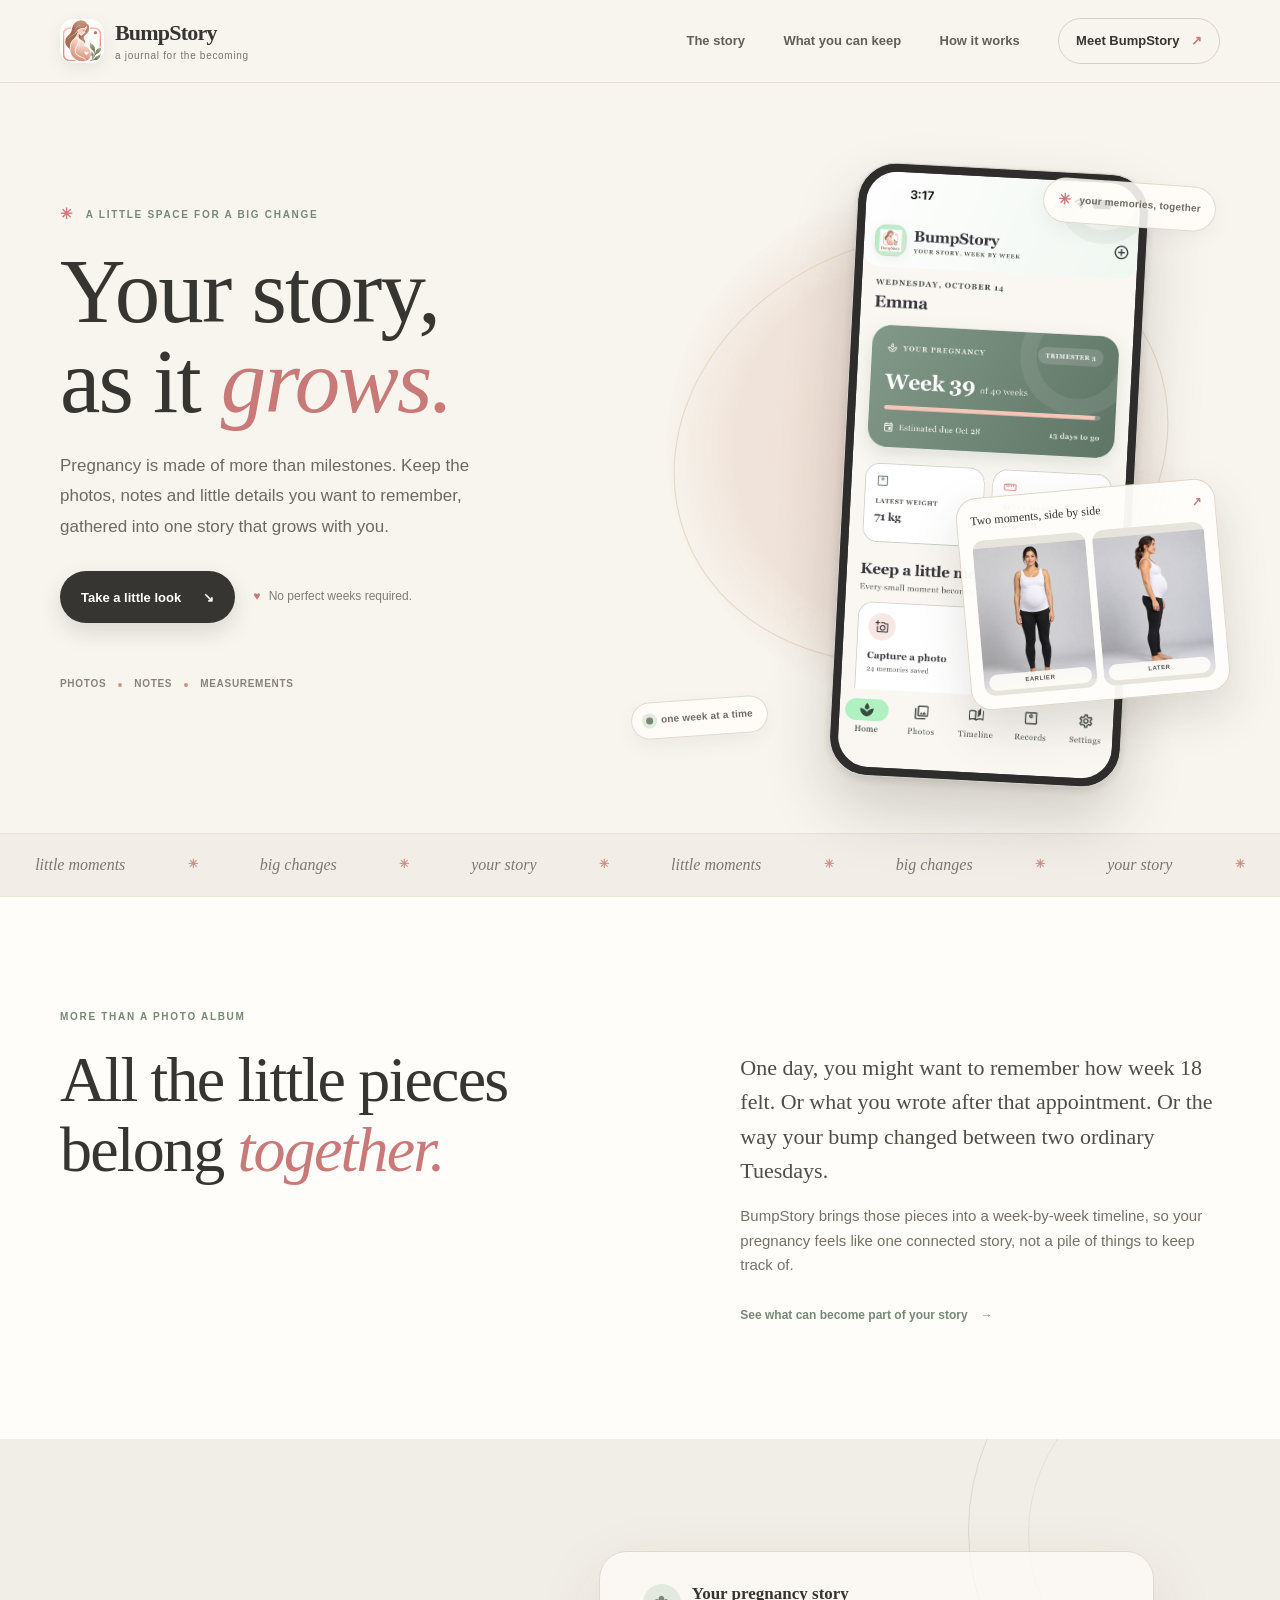
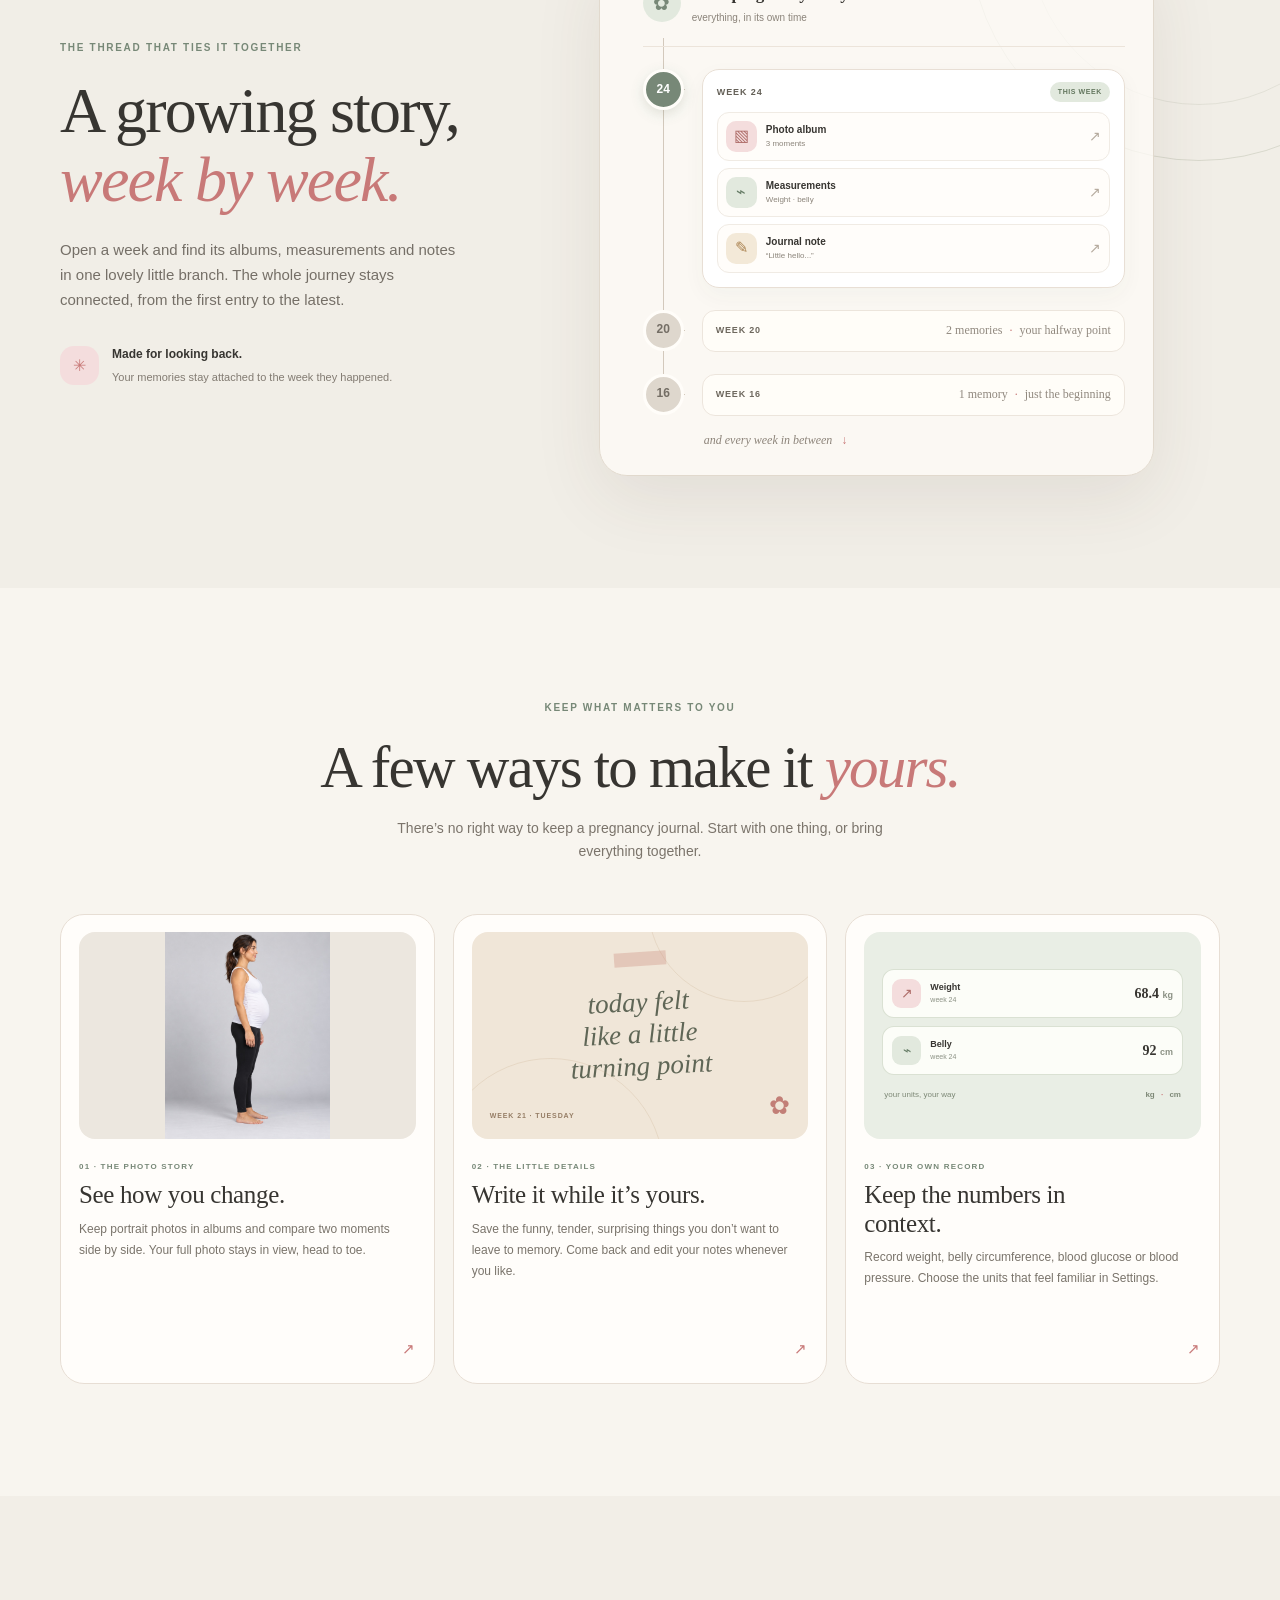
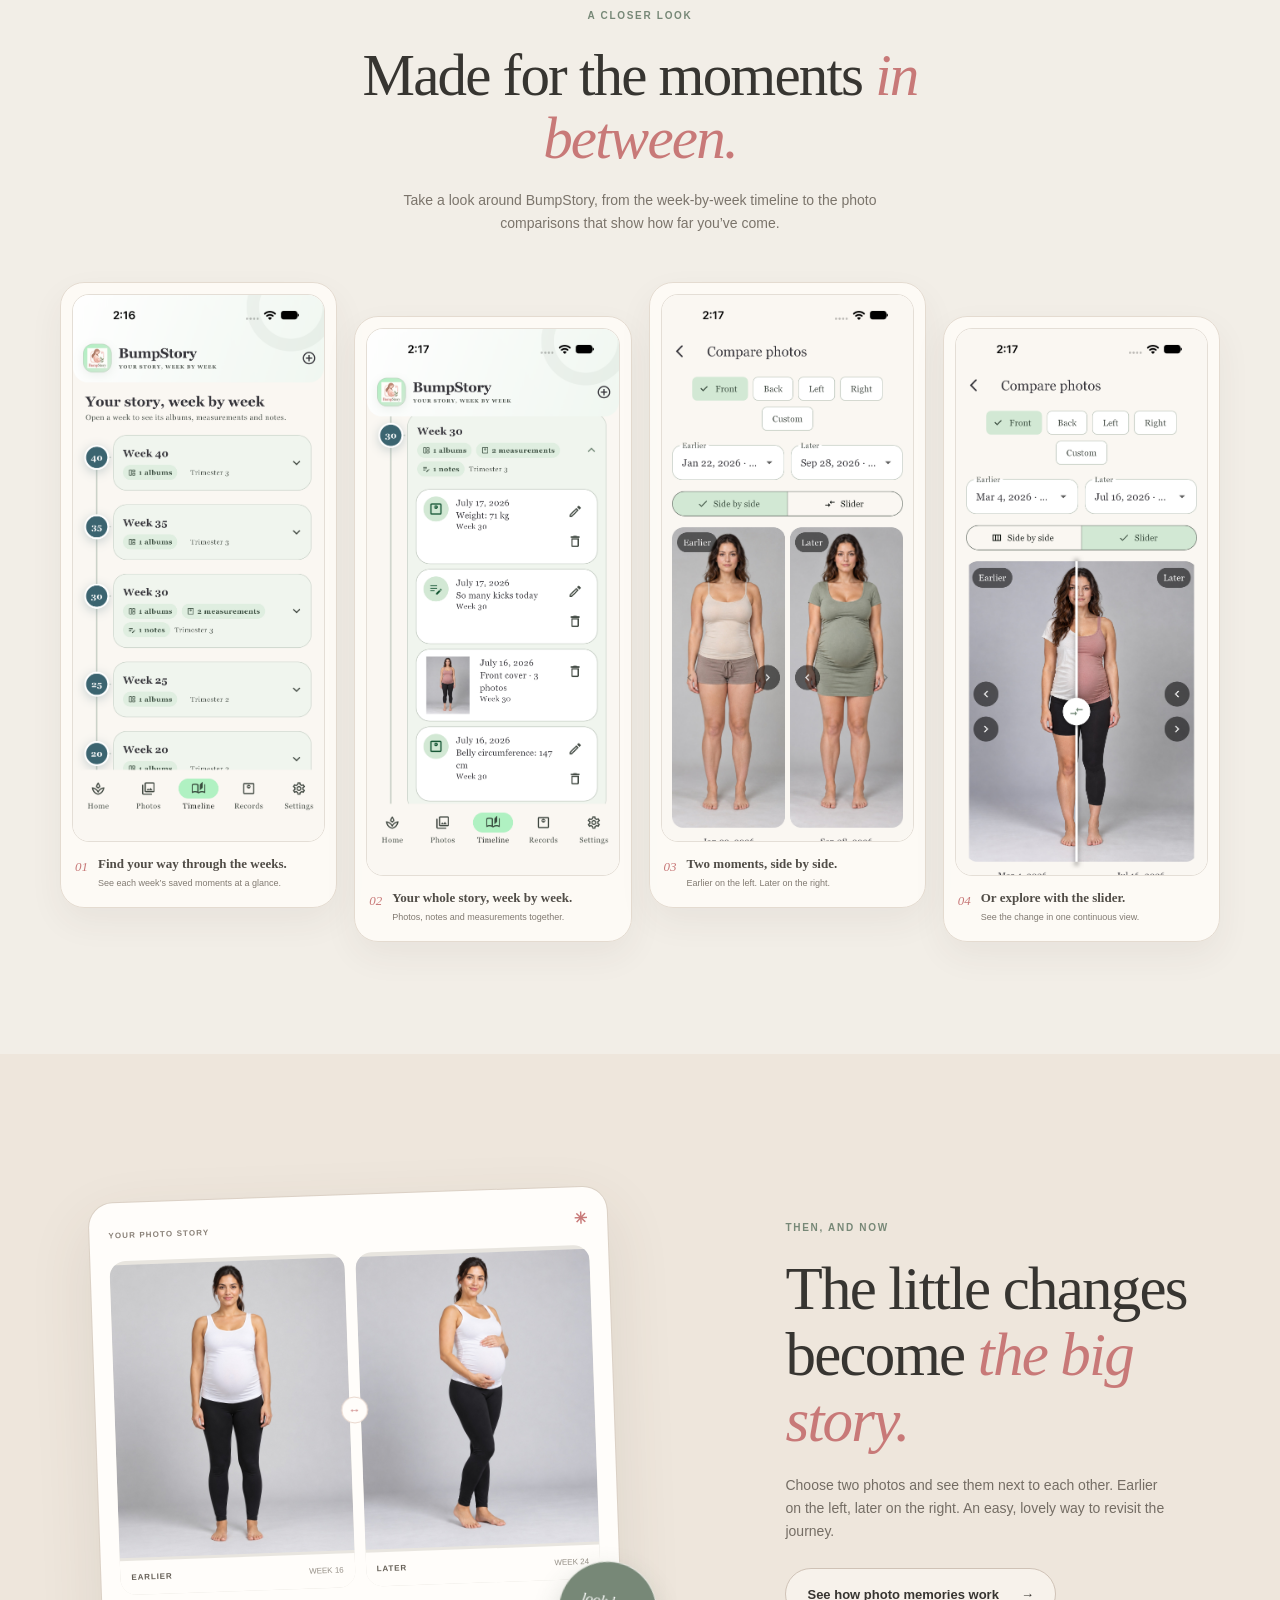
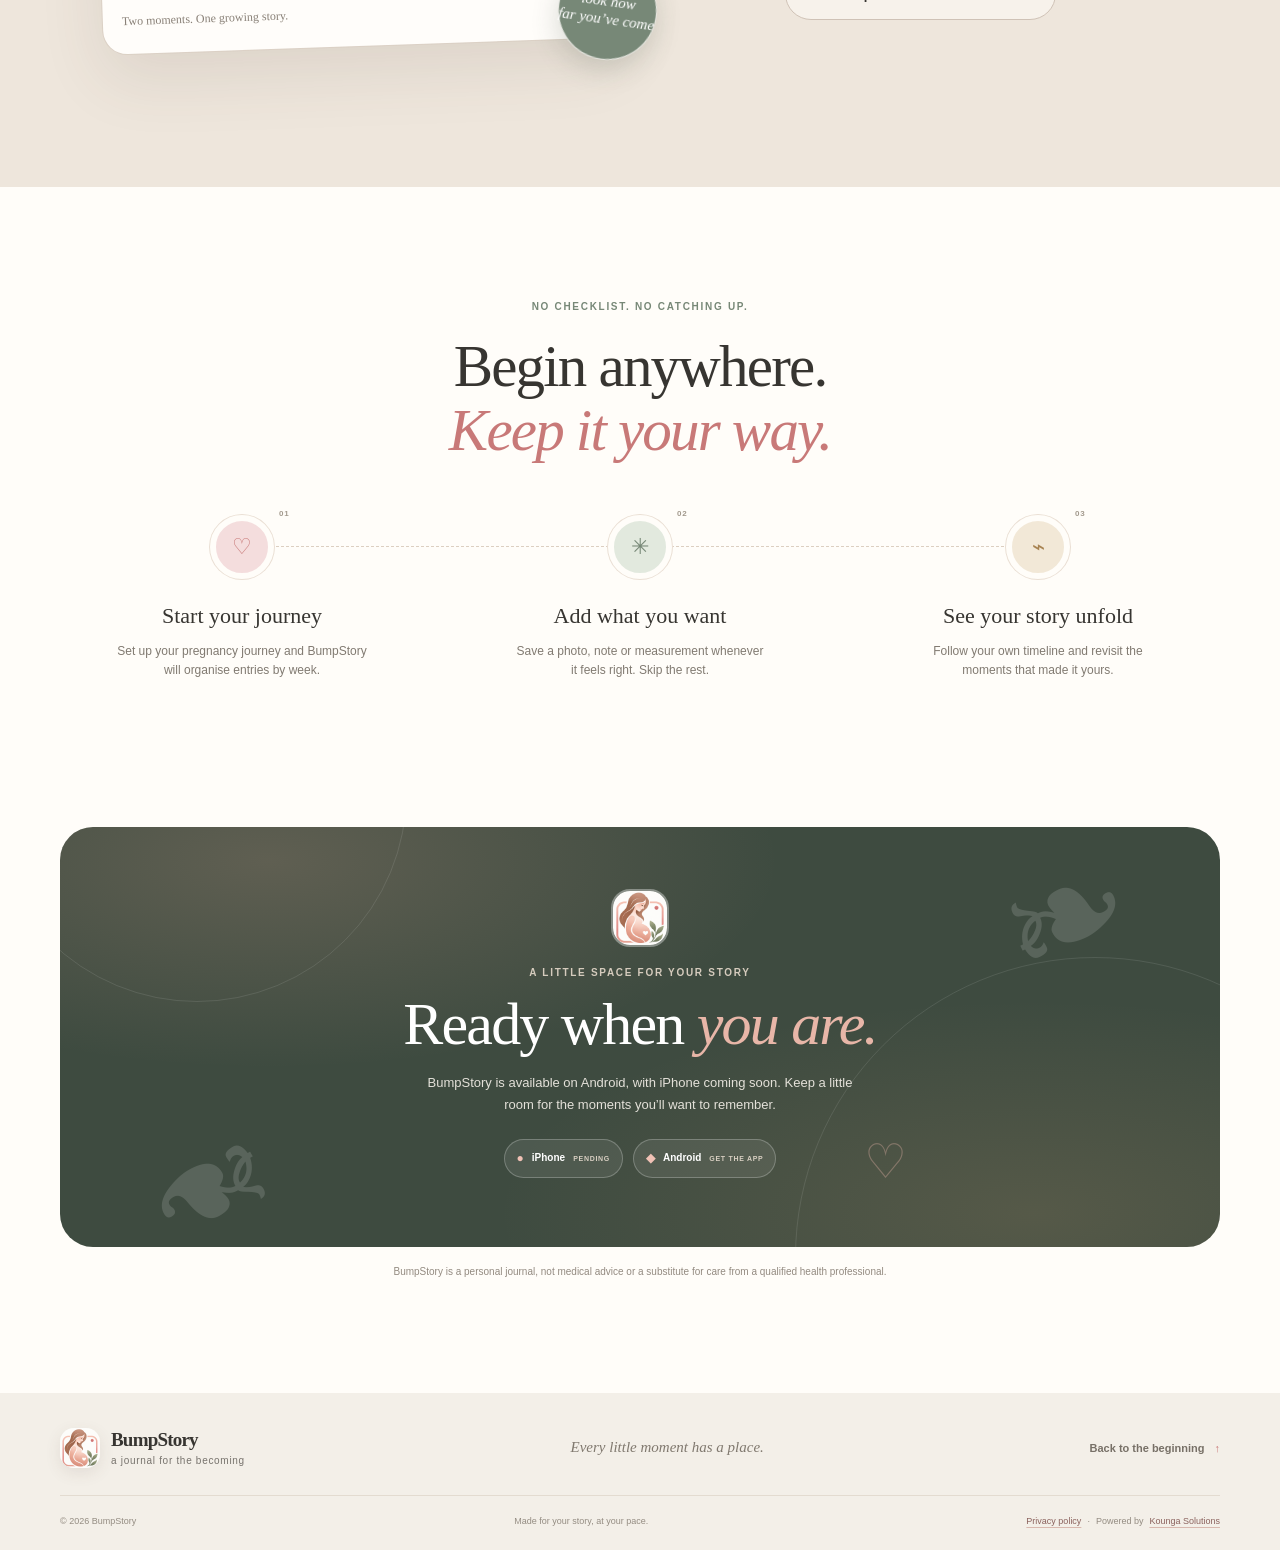
<file: index.html>
<!doctype html>
<html lang="en">

<head>
  <meta charset="utf-8" />
  <meta name="viewport" content="width=device-width, initial-scale=1" />
  <meta name="theme-color" content="#f8f5ef" />
  <meta name="description"
    content="Keep your pregnancy photos, personal measurements and journal notes together in a beautiful week-by-week story with BumpStory." />
  <meta property="og:title" content="BumpStory: your story, week by week" />
  <meta property="og:description"
    content="A gentle place for pregnancy photos, personal measurements and the little notes you want to remember." />
  <meta property="og:type" content="website" />
  <link rel="icon" type="image/png" href="./assets/images/bumpstory-icon.png" />
  <link rel="stylesheet" href="./styles.css" />
  <title>BumpStory: your story, week by week</title>
</head>

<body>
  <a class="skip-link" href="#main">Skip to content</a>

  <header class="site-header" id="top">
    <nav class="nav shell" aria-label="Main navigation">
      <a class="brand" href="#top" aria-label="BumpStory home">
        <img src="./assets/images/bumpstory-icon.png" alt="" width="46" height="46" />
        <span class="brand-copy">
          <span class="brand-name">BumpStory</span>
          <span class="brand-note">a journal for the becoming</span>
        </span>
      </a>

      <button class="menu-toggle" type="button" aria-expanded="false" aria-controls="nav-links">
        <span class="sr-only">Open navigation</span>
        <span></span><span></span>
      </button>

      <div class="nav-links" id="nav-links">
        <a href="#story">The story</a>
        <a href="#features">What you can keep</a>
        <a href="#how-it-works">How it works</a>
        <a class="nav-cta" href="#coming-soon">Meet BumpStory <span aria-hidden="true">↗</span></a>
      </div>
    </nav>
  </header>

  <main id="main">
    <section class="hero shell">
      <div class="hero-copy reveal">
        <p class="eyebrow"><span class="eyebrow-mark" aria-hidden="true">✳</span> A LITTLE SPACE FOR A BIG CHANGE</p>
        <h1>Your story,<br />as it <em>grows.</em></h1>
        <p class="hero-intro">
          Pregnancy is made of more than milestones. Keep the photos, notes
          and little details you want to remember, gathered into one story
          that grows with you.
        </p>
        <div class="hero-actions">
          <a class="button button-dark" href="#story">Take a little look <span aria-hidden="true">↘</span></a>
          <span class="gentle-note"><span class="tiny-heart" aria-hidden="true">♥</span> No perfect weeks
            required.</span>
        </div>
        <div class="hero-proof" aria-label="BumpStory keeps your journey together">
          <span>Photos</span><i></i><span>Notes</span><i></i><span>Measurements</span>
        </div>
      </div>

      <div class="hero-art reveal" aria-label="Preview of the BumpStory pregnancy timeline and photo comparison">
        <div class="art-halo halo-one"></div>
        <div class="art-halo halo-two"></div>
        <div class="floating-caption caption-top"><span class="caption-spark">✳</span> your memories, together</div>

        <div class="phone phone-timeline" aria-label="BumpStory home screen on iPhone">
          <img class="phone-screenshot"
            src="./assets/screens/Screenshot%20iPhone%2018%20Pro%2014-10-2026%20at%203.17.21%E2%80%AFPM.png"
            alt="BumpStory home screen showing pregnancy week, latest measurements, photo capture, and journal entry" />
        </div>

        <div class="compare-float" aria-label="Example side-by-side photo comparison">
          <div class="compare-float-head"><span>Two moments, side by side</span><b>↗</b></div>
          <div class="compare-float-images">
            <figure><img src="./assets/images/sample-front.jpg" alt="Earlier example pregnancy photo" />
              <figcaption>EARLIER</figcaption>
            </figure>
            <figure><img src="./assets/images/sample-right.jpg" alt="Later example pregnancy photo" />
              <figcaption>LATER</figcaption>
            </figure>
          </div>
        </div>
        <div class="floating-caption caption-bottom"><span class="caption-dot"></span> one week at a time</div>
      </div>
    </section>

    <div class="marquee-band" aria-hidden="true">
      <div class="marquee-track">
        <span>little moments</span><b>✳</b><span>big changes</span><b>✳</b><span>your story</span><b>✳</b><span>little
          moments</span><b>✳</b><span>big changes</span><b>✳</b><span>your story</span><b>✳</b>
      </div>
    </div>

    <section class="story-section section-pad" id="story">
      <div class="shell story-grid">
        <div class="story-heading reveal">
          <p class="eyebrow">MORE THAN A PHOTO ALBUM</p>
          <h2>All the little pieces<br />belong <em>together.</em></h2>
        </div>
        <div class="story-copy reveal">
          <p class="large-copy">
            One day, you might want to remember how week 18 felt. Or what
            you wrote after that appointment. Or the way your bump changed
            between two ordinary Tuesdays.
          </p>
          <p>
            BumpStory brings those pieces into a week-by-week timeline, so
            your pregnancy feels like one connected story, not a pile of
            things to keep track of.
          </p>
          <a class="text-link" href="#features">See what can become part of your story <span
              aria-hidden="true">→</span></a>
        </div>
      </div>
    </section>

    <section class="timeline-section section-pad" aria-labelledby="timeline-title">
      <div class="shell timeline-layout">
        <div class="timeline-copy reveal">
          <p class="eyebrow">THE THREAD THAT TIES IT TOGETHER</p>
          <h2 id="timeline-title">A growing story,<br /><em>week by week.</em></h2>
          <p>Open a week and find its albums, measurements and notes in one lovely little branch. The whole journey
            stays connected, from the first entry to the latest.</p>
          <div class="feature-note"><span class="note-icon">✳</span><span><b>Made for looking back.</b><small>Your
                memories stay attached to the week they happened.</small></span></div>
        </div>

        <div class="tree-demo reveal"
          aria-label="Illustration of a pregnancy timeline branching into albums, measurements and journal notes">
          <div class="tree-root"><span class="root-flower">✿</span><span><b>Your pregnancy story</b><small>everything,
                in its own time</small></span></div>
          <div class="tree-trunk"></div>
          <article class="tree-week week-now">
            <span class="tree-node">24</span>
            <div class="tree-week-content">
              <div class="tree-week-top"><span>WEEK 24</span><b>THIS WEEK</b></div>
              <div class="tree-branches">
                <div class="branch-pill"><span class="branch-icon rose">▧</span><span><b>Photo album</b><small>3
                      moments</small></span><span class="branch-arrow">↗</span></div>
                <div class="branch-pill"><span class="branch-icon sage">⌁</span><span><b>Measurements</b><small>Weight ·
                      belly</small></span><span class="branch-arrow">↗</span></div>
                <div class="branch-pill"><span class="branch-icon gold">✎</span><span><b>Journal note</b><small>“Little
                      hello...”</small></span><span class="branch-arrow">↗</span></div>
              </div>
            </div>
          </article>
          <article class="tree-week">
            <span class="tree-node muted-node">20</span>
            <div class="past-week"><b>WEEK 20</b><span>2 memories <i>·</i> your halfway point</span></div>
          </article>
          <article class="tree-week">
            <span class="tree-node muted-node">16</span>
            <div class="past-week"><b>WEEK 16</b><span>1 memory <i>·</i> just the beginning</span></div>
          </article>
          <div class="tree-end">and every week in between <span aria-hidden="true">↓</span></div>
        </div>
      </div>
    </section>

    <section class="features-section section-pad" id="features">
      <div class="shell">
        <div class="section-heading centered reveal">
          <p class="eyebrow">KEEP WHAT MATTERS TO YOU</p>
          <h2>A few ways to make it <em>yours.</em></h2>
          <p>There’s no right way to keep a pregnancy journal. Start with one thing, or bring everything together.</p>
        </div>
        <div class="feature-grid">
          <article class="feature-card feature-photo reveal">
            <div class="feature-card-art photo-art"><img src="./assets/images/sample-right.jpg"
                alt="Example full-length side-view pregnancy photo" /></div>
            <span class="feature-kicker">01 · THE PHOTO STORY</span>
            <h3>See how you change.</h3>
            <p>Keep portrait photos in albums and compare two moments side by side. Your full photo stays in view, head
              to toe.</p>
            <span class="card-arrow" aria-hidden="true">↗</span>
          </article>
          <article class="feature-card feature-notes reveal">
            <div class="note-art"><span class="paper-tape"></span><span class="handwriting">today felt<br />like a
                little<br />turning point</span><span class="paper-date">WEEK 21 · TUESDAY</span><span
                class="paper-flower">✿</span></div>
            <span class="feature-kicker">02 · THE LITTLE DETAILS</span>
            <h3>Write it while it’s yours.</h3>
            <p>Save the funny, tender, surprising things you don’t want to leave to memory. Come back and edit your
              notes whenever you like.</p>
            <span class="card-arrow" aria-hidden="true">↗</span>
          </article>
          <article class="feature-card feature-records reveal">
            <div class="records-art">
              <div class="record-row"><span class="record-icon rose">↗</span><span><b>Weight</b><small>week
                    24</small></span><strong>68.4 <i>kg</i></strong></div>
              <div class="record-row"><span class="record-icon sage">⌁</span><span><b>Belly</b><small>week
                    24</small></span><strong>92 <i>cm</i></strong></div>
              <div class="records-foot"><span>your units, your way</span><span>kg <i>·</i> cm</span></div>
            </div>
            <span class="feature-kicker">03 · YOUR OWN RECORD</span>
            <h3>Keep the numbers in context.</h3>
            <p>Record weight, belly circumference, blood glucose or blood pressure. Choose the units that feel familiar
              in Settings.</p>
            <span class="card-arrow" aria-hidden="true">↗</span>
          </article>
        </div>
      </div>
    </section>

    <section class="screens-section section-pad" id="screens" aria-labelledby="screens-title">
      <div class="shell">
        <div class="section-heading centered reveal">
          <p class="eyebrow">A CLOSER LOOK</p>
          <h2 id="screens-title">Made for the moments <em>in between.</em></h2>
          <p>Take a look around BumpStory, from the week-by-week timeline to the photo comparisons that show how far
            you’ve come.</p>
        </div>
        <div class="screens-grid">
          <figure class="screen-card reveal">
            <div class="screen-frame"><img
                src="./assets/screens/Screenshot%20iPhone%2018%20Pro%2014-10-2026%20at%202.16.49%E2%80%AFPM.png"
                alt="BumpStory timeline listing pregnancy weeks with albums, measurements, and notes" loading="lazy" />
            </div>
            <figcaption><span>01</span>
              <div><b>Find your way through the weeks.</b><small>See each week’s saved moments at a glance.</small>
              </div>
            </figcaption>
          </figure>
          <figure class="screen-card screen-card-tall reveal">
            <div class="screen-frame"><img
                src="./assets/screens/Screenshot%20iPhone%2018%20Pro%2014-10-2026%20at%202.17.03%E2%80%AFPM.png"
                alt="BumpStory timeline with weekly branches for photo albums, measurements, and journal notes"
                loading="lazy" /></div>
            <figcaption><span>02</span>
              <div><b>Your whole story, week by week.</b><small>Photos, notes and measurements together.</small></div>
            </figcaption>
          </figure>
          <figure class="screen-card reveal">
            <div class="screen-frame"><img
                src="./assets/screens/Screenshot%20iPhone%2018%20Pro%2014-10-2026%20at%202.17.13%E2%80%AFPM.png"
                alt="BumpStory photo comparison showing earlier photo on the left and later photo on the right"
                loading="lazy" /></div>
            <figcaption><span>03</span>
              <div><b>Two moments, side by side.</b><small>Earlier on the left. Later on the right.</small></div>
            </figcaption>
          </figure>
          <figure class="screen-card reveal">
            <div class="screen-frame"><img
                src="./assets/screens/Screenshot%20iPhone%2018%20Pro%2014-10-2026%20at%202.17.33%E2%80%AFPM.png"
                alt="BumpStory photo slider comparing two pregnancy photos" loading="lazy" /></div>
            <figcaption><span>04</span>
              <div><b>Or explore with the slider.</b><small>See the change in one continuous view.</small></div>
            </figcaption>
          </figure>
        </div>
      </div>
    </section>

    <section class="compare-section section-pad" aria-labelledby="compare-title">
      <div class="shell compare-layout">
        <div class="compare-visual reveal">
          <div class="compare-paper">
            <div class="compare-paper-head"><span>YOUR PHOTO STORY</span><span>✳</span></div>
            <div class="compare-paper-images">
              <figure><img src="./assets/images/sample-front.jpg"
                  alt="Earlier example pregnancy portrait, shown in full" />
                <figcaption><b>EARLIER</b><span>WEEK 16</span></figcaption>
              </figure>
              <div class="compare-connector"><span>↔</span></div>
              <figure><img src="./assets/images/sample-custom.jpg"
                  alt="Later example pregnancy portrait, shown in full" />
                <figcaption><b>LATER</b><span>WEEK 24</span></figcaption>
              </figure>
            </div>
            <div class="compare-paper-foot"><span>Two moments. One growing story.</span><span>♡</span></div>
          </div>
          <span class="compare-sticker">look how<br />far you’ve come</span>
        </div>
        <div class="compare-copy reveal">
          <p class="eyebrow">THEN, AND NOW</p>
          <h2 id="compare-title">The little changes<br />become <em>the big story.</em></h2>
          <p>Choose two photos and see them next to each other. Earlier on the left, later on the right. An easy, lovely
            way to revisit the journey.</p>
          <a class="button button-outline" href="#how-it-works">See how photo memories work <span
              aria-hidden="true">→</span></a>
        </div>
      </div>
    </section>

    <section class="how-section section-pad" id="how-it-works">
      <div class="shell">
        <div class="section-heading centered reveal">
          <p class="eyebrow">NO CHECKLIST. NO CATCHING UP.</p>
          <h2>Begin anywhere.<br /><em>Keep it your way.</em></h2>
        </div>
        <div class="steps-grid">
          <article class="step reveal"><span class="step-number">01</span><span class="step-icon">♡</span>
            <h3>Start your journey</h3>
            <p>Set up your pregnancy journey and BumpStory will organise entries by week.</p>
          </article>
          <article class="step reveal"><span class="step-number">02</span><span class="step-icon">✳</span>
            <h3>Add what you want</h3>
            <p>Save a photo, note or measurement whenever it feels right. Skip the rest.</p>
          </article>
          <article class="step reveal"><span class="step-number">03</span><span class="step-icon">⌁</span>
            <h3>See your story unfold</h3>
            <p>Follow your own timeline and revisit the moments that made it yours.</p>
          </article>
        </div>
      </div>
    </section>

    <section class="coming-section section-pad" id="coming-soon">
      <div class="shell">
        <div class="coming-card reveal">
          <div class="coming-orbit orbit-a"></div>
          <div class="coming-orbit orbit-b"></div>
          <div class="coming-content">
            <img src="./assets/images/bumpstory-icon.png" alt="" width="58" height="58" />
            <p class="eyebrow">A LITTLE SPACE FOR YOUR STORY</p>
            <h2>Ready when <em>you are.</em></h2>
            <p>BumpStory is available on Android, with iPhone coming soon. Keep a little room for the moments you’ll
              want to remember.</p>
            <div class="platform-pills"><span><b>●</b> iPhone <i>PENDING</i></span><a
                href="https://play.google.com/store/apps/details?id=nz.co.koungasolutions.bumpstory"
                target="_blank" rel="noopener noreferrer"><b>◆</b> Android <i>GET THE APP</i></a></div>
          </div>
          <div class="coming-decoration" aria-hidden="true"><span class="decoration-leaf leaf-one">❧</span><span
              class="decoration-heart">♡</span><span class="decoration-leaf leaf-two">❧</span></div>
        </div>
        <p class="medical-note">BumpStory is a personal journal, not medical advice or a substitute for care from a
          qualified health professional.</p>
      </div>
    </section>
  </main>

  <footer class="site-footer">
    <div class="shell footer-main">
      <a class="brand footer-brand" href="#top">
        <img src="./assets/images/bumpstory-icon.png" alt="" width="42" height="42" />
        <span class="brand-copy"><span class="brand-name">BumpStory</span><span class="brand-note">a journal for the
            becoming</span></span>
      </a>
      <p>Every little moment has a place.</p>
      <a class="back-top" href="#top">Back to the beginning <span aria-hidden="true">↑</span></a>
    </div>
    <div class="shell footer-bottom">
      <span>© <span id="year"></span> BumpStory</span>
      <span>Made for your story, at your pace.</span>
      <span class="footer-legal"><a href="./privacy.html">Privacy policy</a><span aria-hidden="true">·</span> Powered by
        <a href="https://koungasolutions.co.nz" target="_blank" rel="noopener noreferrer">Kounga Solutions</a></span>
    </div>
  </footer>

  <script src="./script.js"></script>
</body>

</html>
</file>
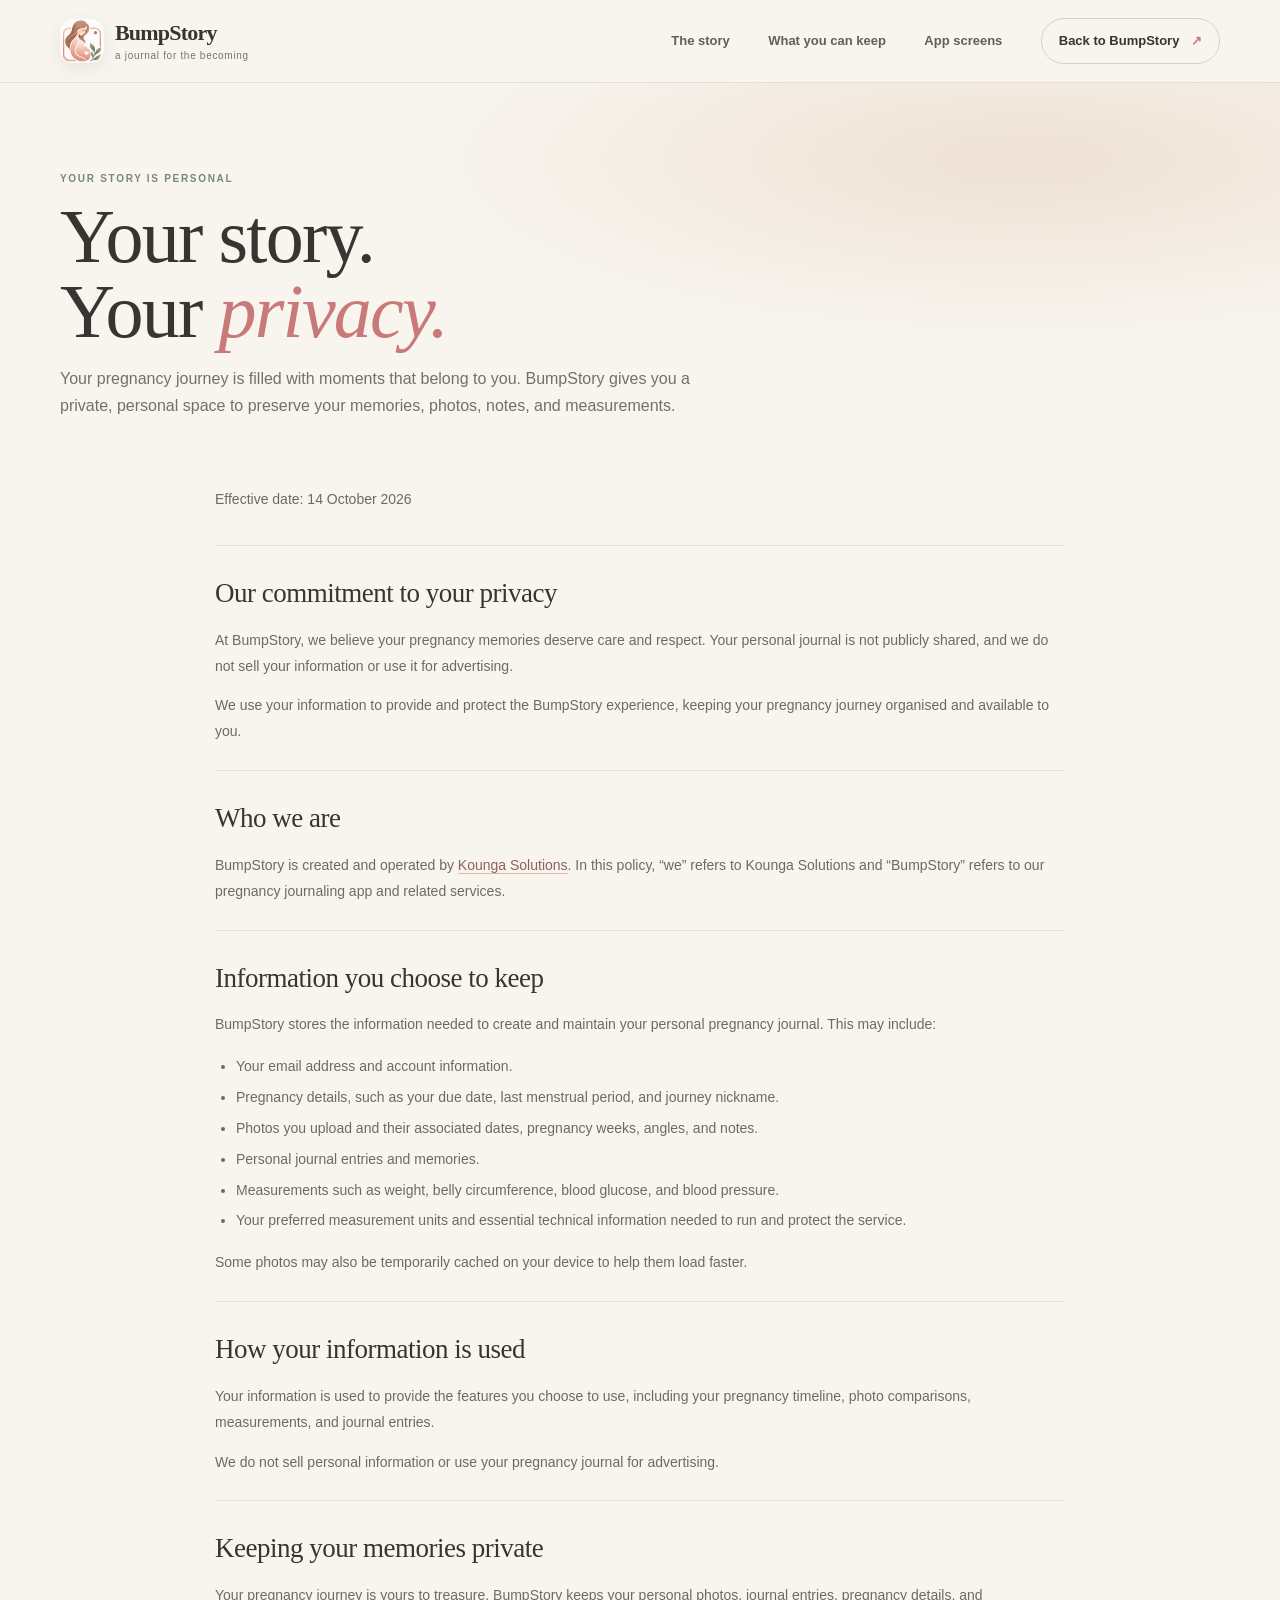
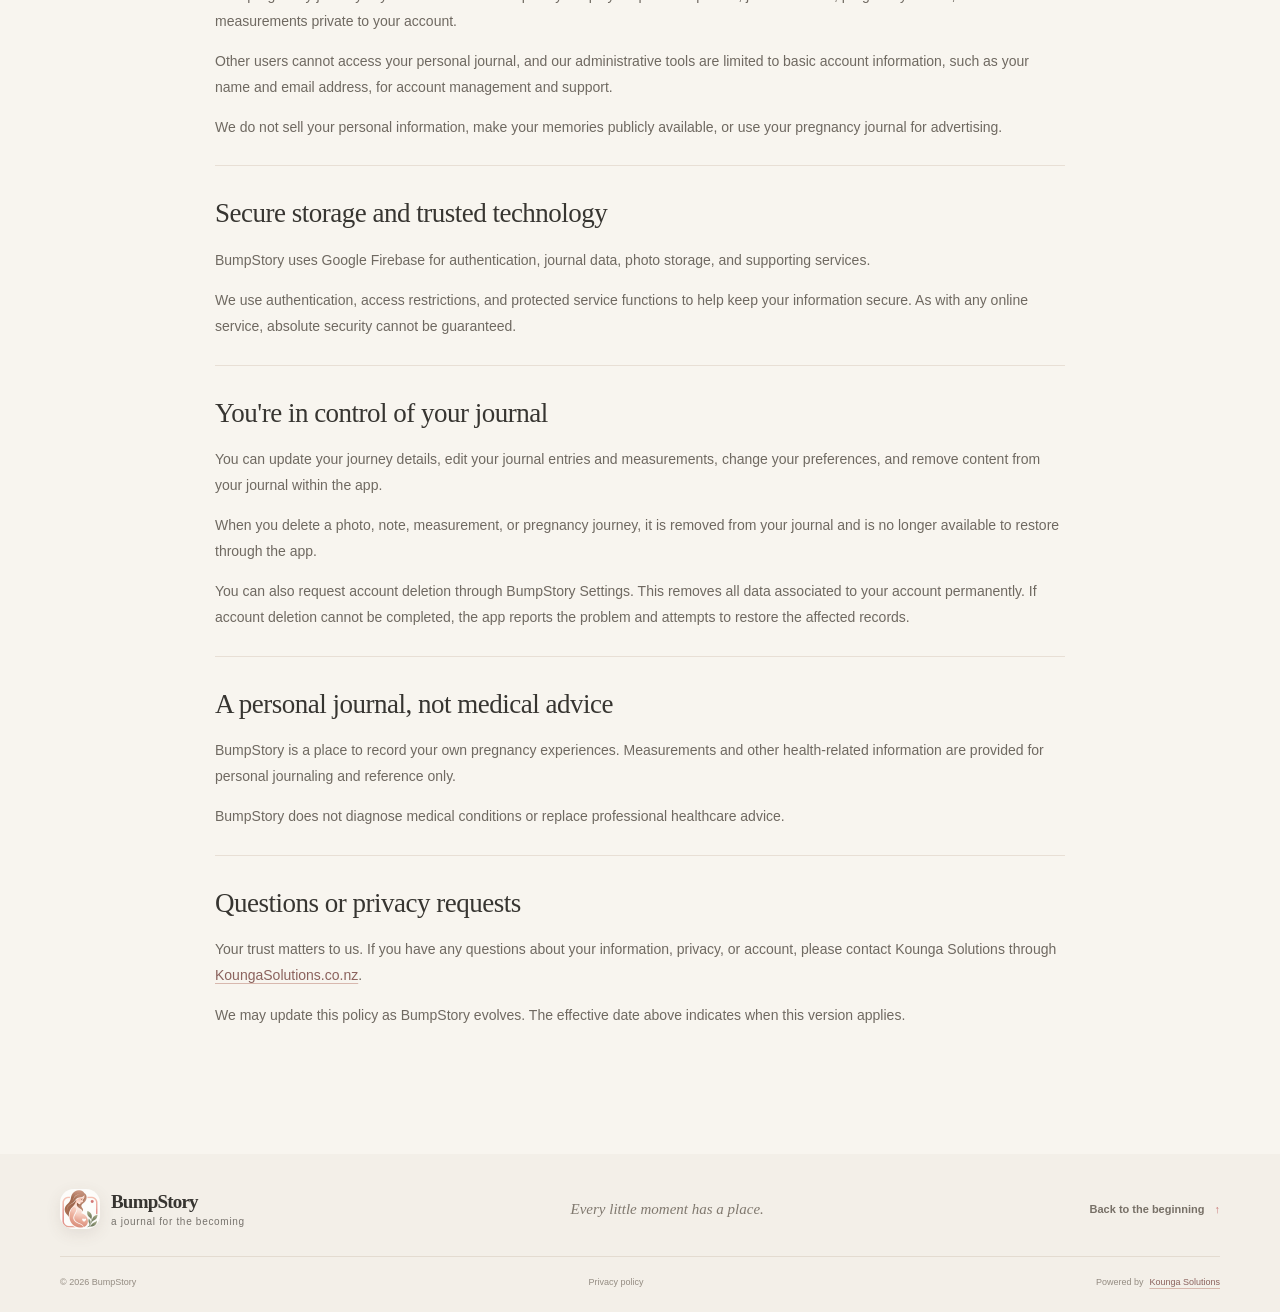
<file: privacy.html>
<!doctype html>
<html lang="en">

<head>
  <meta charset="utf-8" />
  <meta name="viewport" content="width=device-width, initial-scale=1" />
  <meta name="theme-color" content="#f8f5ef" />
  <meta name="description"
    content="Your pregnancy journey is personal. Learn how BumpStory protects your photos, memories, journal entries, and measurements." />
  <link rel="icon" type="image/png" href="./assets/images/bumpstory-icon.png" />
  <link rel="stylesheet" href="./styles.css" />
  <title>Privacy Policy: BumpStory</title>
</head>

<body>
  <a class="skip-link" href="#main">Skip to content</a>

  <header class="site-header" id="top">
    <nav class="nav shell" aria-label="Main navigation">
      <a class="brand" href="./index.html" aria-label="BumpStory home">
        <img src="./assets/images/bumpstory-icon.png" alt="" width="46" height="46" />
        <span class="brand-copy">
          <span class="brand-name">BumpStory</span>
          <span class="brand-note">a journal for the becoming</span>
        </span>
      </a>
      <div class="nav-links">
        <a href="./index.html#story">The story</a>
        <a href="./index.html#features">What you can keep</a>
        <a href="./index.html#screens">App screens</a>
        <a class="nav-cta" href="./index.html">Back to BumpStory <span aria-hidden="true">↗</span></a>
      </div>
    </nav>
  </header>

  <main id="main">
    <section class="policy-hero">
      <div class="shell">
        <p class="eyebrow">YOUR STORY IS PERSONAL</p>
        <h1>Your story.<br />Your <em>privacy.</em></h1>
        <p>Your pregnancy journey is filled with moments that belong to you. BumpStory gives you a private, personal
          space to preserve your memories, photos, notes, and measurements.</p>
      </div>
    </section>

    <article class="shell policy-content">
      <p class="policy-updated">Effective date: 14 October 2026</p>

      <section>
        <h2>Our commitment to your privacy</h2>
        <p>At BumpStory, we believe your pregnancy memories deserve care and respect. Your personal journal is not
          publicly shared, and we do not sell your information or use it for advertising.</p>
        <p>We use your information to provide and protect the BumpStory experience, keeping your pregnancy journey
          organised and available to you.</p>
      </section>

      <section>
        <h2>Who we are</h2>
        <p>BumpStory is created and operated by <a href="https://koungasolutions.co.nz" target="_blank"
            rel="noopener noreferrer">Kounga Solutions</a>. In this policy, “we” refers to Kounga Solutions and
          “BumpStory” refers to our pregnancy journaling app and related services.</p>
      </section>

      <section>
        <h2>Information you choose to keep</h2>
        <p>BumpStory stores the information needed to create and maintain your personal pregnancy journal. This may
          include:</p>
        <ul>
          <li>Your email address and account information.</li>
          <li>Pregnancy details, such as your due date, last menstrual period, and journey nickname.</li>
          <li>Photos you upload and their associated dates, pregnancy weeks, angles, and notes.</li>
          <li>Personal journal entries and memories.</li>
          <li>Measurements such as weight, belly circumference, blood glucose, and blood pressure.</li>
          <li>Your preferred measurement units and essential technical information needed to run and protect the
            service.</li>
        </ul>
        <p>Some photos may also be temporarily cached on your device to help them load faster.</p>
      </section>

      <section>
        <h2>How your information is used</h2>
        <p>Your information is used to provide the features you choose to use, including your pregnancy timeline, photo
          comparisons, measurements, and journal entries.</p>
        <p>We do not sell personal information or use your pregnancy journal for advertising.</p>
      </section>

      <section>
        <h2>Keeping your memories private</h2>
        <p>Your pregnancy journey is yours to treasure. BumpStory keeps your personal photos, journal entries, pregnancy
          details, and measurements private to your account.</p>
        <p>Other users cannot access your personal journal, and our administrative tools are limited to basic account
          information, such as your name and email address, for account management and support.</p>
        <p>We do not sell your personal information, make your memories publicly available, or use your pregnancy
          journal for advertising.</p>
      </section>

      <section>
        <h2>Secure storage and trusted technology</h2>
        <p>BumpStory uses Google Firebase for authentication, journal data, photo storage, and supporting services.</p>
        <p>We use authentication, access restrictions, and protected service functions to help keep your information
          secure. As with any online service, absolute security cannot be guaranteed.</p>
      </section>

      <section>
        <h2>You're in control of your journal</h2>
        <p>You can update your journey details, edit your journal entries and measurements, change your preferences, and
          remove content from your journal within the app.</p>
        <p>When you delete a photo, note, measurement, or pregnancy journey, it is removed from your journal and
          is no longer available to restore through the app.</p>
        <p>You can also request account deletion through BumpStory Settings. This removes all data associated to your
          account permanently.
          If account deletion cannot be completed, the app reports the problem and attempts to restore the affected
          records.</p>
      </section>

      <section>
        <h2>A personal journal, not medical advice</h2>
        <p>BumpStory is a place to record your own pregnancy experiences. Measurements and other health-related
          information are provided for personal journaling and reference only.</p>
        <p>BumpStory does not diagnose medical conditions or replace professional healthcare advice.</p>
      </section>

      <section>
        <h2>Questions or privacy requests</h2>
        <p>Your trust matters to us. If you have any questions about your information, privacy, or account, please
          contact Kounga Solutions through <a href="https://koungasolutions.co.nz" target="_blank"
            rel="noopener noreferrer">KoungaSolutions.co.nz</a>.</p>
        <p>We may update this policy as BumpStory evolves. The effective date above indicates when this version applies.
        </p>
      </section>
    </article>
  </main>

  <footer class="site-footer">
    <div class="shell footer-main">
      <a class="brand footer-brand" href="./index.html">
        <img src="./assets/images/bumpstory-icon.png" alt="" width="42" height="42" />
        <span class="brand-copy">
          <span class="brand-name">BumpStory</span>
          <span class="brand-note">a journal for the becoming</span>
        </span>
      </a>
      <p>Every little moment has a place.</p>
      <a class="back-top" href="#top">Back to the beginning <span aria-hidden="true">↑</span></a>
    </div>
    <div class="shell footer-bottom">
      <span>© <span id="year">2026</span> BumpStory</span>
      <span><a href="./privacy.html">Privacy policy</a></span>
      <span class="footer-legal">Powered by <a href="https://koungasolutions.co.nz" target="_blank"
          rel="noopener noreferrer">Kounga Solutions</a></span>
    </div>
  </footer>
</body>

</html>
</file>
<file: styles.css>
:root {
  color-scheme: light;
  --paper: #f8f5ef;
  --paper-deep: #f0e9df;
  --white: #fffdf9;
  --ink: #373531;
  --muted: #77736d;
  --line: #e8dfd5;
  --rose: #c87978;
  --rose-soft: #f4dddd;
  --sage: #778877;
  --sage-soft: #e2e9de;
  --gold: #bb9562;
  --serif: "Iowan Old Style", "Baskerville", "Palatino Linotype", Georgia, serif;
  --sans: "Avenir Next", Avenir, "Segoe UI", -apple-system, BlinkMacSystemFont, sans-serif;
  --shell: 1160px;
  --shadow-soft: 0 22px 70px rgba(75, 59, 49, .09);
}

* { box-sizing: border-box; }
html { scroll-behavior: smooth; scroll-padding-top: 92px; }
body { margin: 0; background: var(--paper); color: var(--ink); font-family: var(--sans); font-size: 16px; line-height: 1.65; -webkit-font-smoothing: antialiased; }
img { display: block; max-width: 100%; }
a { color: inherit; text-decoration: none; }
button { font: inherit; }
::selection { color: var(--ink); background: #efd4cf; }
.shell { width: min(var(--shell), calc(100% - 64px)); margin-inline: auto; }
.section-pad { padding-block: 112px; }
.sr-only, .skip-link:not(:focus) { position: absolute; width: 1px; height: 1px; padding: 0; margin: -1px; overflow: hidden; clip: rect(0, 0, 0, 0); white-space: nowrap; border: 0; }
.skip-link:focus { position: fixed; z-index: 99; top: 12px; left: 12px; padding: 10px 14px; border-radius: 10px; background: white; box-shadow: var(--shadow-soft); }

.site-header { position: sticky; z-index: 20; top: 0; border-bottom: 1px solid rgba(220, 210, 199, .62); background: rgba(248, 245, 239, .88); backdrop-filter: blur(16px); }
.nav { min-height: 82px; display: flex; align-items: center; justify-content: space-between; gap: 32px; }
.brand { display: inline-flex; align-items: center; gap: 11px; flex: 0 0 auto; }
.brand img { width: 44px; height: 44px; border-radius: 14px; box-shadow: 0 5px 16px rgba(91, 67, 54, .1); }
.brand-copy { display: grid; line-height: 1.12; }
.brand-name { font-family: var(--serif); font-size: 22px; font-weight: 700; letter-spacing: -.8px; }
.brand-note { margin-top: 4px; color: var(--muted); font-size: 10px; letter-spacing: .07em; }
.nav-links { display: flex; align-items: center; gap: clamp(20px, 3vw, 42px); color: #625e58; font-size: 13px; font-weight: 600; }
.nav-links > a:not(.nav-cta) { transition: color .2s ease; }
.nav-links > a:not(.nav-cta):hover, .text-link:hover, .back-top:hover { color: var(--rose); }
.nav-cta { padding: 11px 17px; border: 1px solid #d9cdc0; border-radius: 999px; color: var(--ink); transition: background .2s, border .2s, transform .2s; }
.nav-cta span { margin-left: 8px; color: var(--rose); }
.nav-cta:hover { transform: translateY(-2px); border-color: #c8b4a6; background: var(--white); }
.menu-toggle { display: none; }

.hero { min-height: 716px; display: grid; grid-template-columns: .92fr 1.08fr; align-items: center; gap: clamp(16px, 4vw, 55px); padding-block: 60px 80px; }
.hero-copy { position: relative; z-index: 2; padding-block: 20px; }
.eyebrow { margin: 0 0 21px; color: var(--sage); font-size: 10px; font-weight: 800; letter-spacing: .17em; line-height: 1.5; }
.eyebrow-mark { margin-right: 7px; color: var(--rose); font-size: 15px; vertical-align: -1px; }
h1, h2, h3, p { margin-top: 0; }
h1, h2 { font-family: var(--serif); font-weight: 500; letter-spacing: -1.8px; }
h1 { max-width: 550px; margin-bottom: 24px; font-size: clamp(58px, 7.1vw, 94px); line-height: .99; }
h1 em, h2 em { color: var(--rose); font-weight: 500; }
.hero-intro { max-width: 465px; margin-bottom: 29px; color: #6d6862; font-size: 17px; line-height: 1.8; }
.hero-actions { display: flex; align-items: center; flex-wrap: wrap; gap: 18px; }
.button { min-height: 52px; display: inline-flex; align-items: center; justify-content: center; gap: 22px; padding: 0 21px; border-radius: 999px; font-size: 13px; font-weight: 700; transition: transform .2s ease, box-shadow .2s ease, background .2s ease; }
.button:hover { transform: translateY(-2px); }
.button-dark { background: var(--ink); color: white; box-shadow: 0 9px 22px rgba(55, 53, 49, .15); }
.button-dark:hover { background: #4d4944; box-shadow: 0 12px 25px rgba(55, 53, 49, .2); }
.button-outline { border: 1px solid #cfc2b6; background: rgba(255, 253, 249, .5); }
.button-outline:hover { background: white; }
.gentle-note { color: #817a72; font-size: 12px; }
.tiny-heart { margin-right: 5px; color: var(--rose); }
.hero-proof { display: flex; align-items: center; gap: 12px; margin-top: 53px; color: #898279; font-size: 10px; font-weight: 700; letter-spacing: .07em; text-transform: uppercase; }
.hero-proof i { width: 4px; height: 4px; border-radius: 50%; background: #c99587; }

.hero-art { position: relative; min-height: 610px; display: grid; place-items: center; isolation: isolate; }
.art-halo { position: absolute; z-index: -2; border-radius: 50%; }
.halo-one { width: 510px; height: 510px; background: radial-gradient(circle, #eeddd2 0, #f0e4da 52%, rgba(240, 228, 218, 0) 72%); }
.halo-two { width: 420px; height: 420px; border: 1px solid rgba(187, 149, 98, .25); transform: rotate(-20deg) scaleX(1.2); }
.phone { position: absolute; width: 292px; padding: 8px; border: 1px solid #d9d5cf; border-radius: 39px; background: #2e2d2b; box-shadow: 0 32px 65px rgba(49, 41, 35, .2), 0 3px 8px rgba(49, 41, 35, .13); }
.phone-timeline { z-index: 2; top: 25px; right: 85px; transform: rotate(3deg); }
.phone-screenshot { width: 100%; height: auto; border-radius: 31px; }
.phone-hardware { position: relative; min-height: 566px; overflow: hidden; border-radius: 31px; background: #fbf8f3; padding: 15px 14px 9px; }
.phone-status { display: flex; align-items: center; justify-content: space-between; padding-inline: 9px; color: #393733; font-size: 8px; font-weight: 800; }
.phone-appbar { display: flex; align-items: center; justify-content: space-between; padding-top: 14px; }
.mini-brand { display: flex; align-items: center; gap: 6px; font-family: var(--serif); font-size: 12px; }
.mini-brand img { width: 19px; height: 19px; border-radius: 6px; }
.tiny-menu { color: #8f887f; font-size: 12px; letter-spacing: 2px; }
.journey-label { margin-top: 20px; color: var(--sage); font-size: 7px; font-weight: 800; letter-spacing: .14em; }
.phone-week-title { display: flex; align-items: center; justify-content: space-between; margin-top: 3px; font-family: var(--serif); font-size: 28px; letter-spacing: -.8px; }
.week-spark { color: var(--rose); font-family: var(--sans); font-size: 17px; }
.phone-week-sub { margin-top: 1px; color: #918a82; font-size: 8px; }
.mini-tree { position: relative; margin-top: 18px; padding-left: 20px; }
.mini-tree-line { position: absolute; top: 15px; bottom: 12px; left: 6px; width: 1px; background: #d8cbbd; }
.mini-event { position: relative; margin-bottom: 11px; }
.mini-node { position: absolute; z-index: 1; top: 14px; left: -20px; width: 14px; height: 14px; display: grid; place-items: center; border: 1px solid #d9c9b8; border-radius: 50%; background: #f8f5ef; color: #8a8076; font-size: 6px; font-weight: 800; }
.mini-node.active { border-color: var(--rose); background: var(--rose); color: white; }
.mini-event-card { overflow: hidden; border: 1px solid #eee5dc; border-radius: 13px; background: #fffdfa; box-shadow: 0 5px 12px rgba(72, 57, 47, .05); }
.mini-event-head { display: flex; justify-content: space-between; padding: 8px 9px 6px; color: #71695f; font-size: 7px; font-weight: 700; }
.mini-event-head span:last-child { color: var(--sage); }
.mini-portrait { width: 100%; height: 167px; object-fit: contain; background: #e9e6e0; }
.mini-photo-caption { display: flex; justify-content: space-between; padding: 7px 9px; font-size: 7px; }
.mini-photo-caption span:first-child { font-weight: 700; }
.mini-photo-caption span:last-child { color: #999187; }
.mini-event-old { display: flex; align-items: center; min-height: 44px; }
.mini-old-card { width: 100%; display: grid; gap: 2px; padding: 8px 10px; border: 1px solid #eee5dc; border-radius: 11px; background: #fffdfa; font-size: 7px; }
.mini-old-card b { font-size: 8px; }
.mini-old-card span { color: #837b71; }
.phone-tabbar { position: absolute; right: 8px; bottom: 0; left: 8px; display: flex; justify-content: space-around; padding: 8px 2px 5px; border-top: 1px solid #eee8df; background: rgba(255, 253, 249, .95); color: #9b948b; font-size: 13px; text-align: center; }
.phone-tabbar span { display: grid; gap: 1px; justify-items: center; line-height: 1; }
.phone-tabbar small { font-size: 6px; }
.phone-tabbar .tab-on { color: var(--sage); }
.compare-float { position: absolute; z-index: 3; right: -3px; bottom: 52px; width: 260px; padding: 13px; border: 1px solid rgba(221, 209, 195, .9); border-radius: 21px; background: rgba(255, 253, 249, .96); box-shadow: 0 20px 48px rgba(53, 46, 39, .15); transform: rotate(-5deg); }
.compare-float-head { display: flex; align-items: center; justify-content: space-between; margin-bottom: 9px; font-family: var(--serif); font-size: 12px; }
.compare-float-head b { color: var(--rose); }
.compare-float-images { display: grid; grid-template-columns: 1fr 1fr; gap: 7px; }
.compare-float-images figure { position: relative; margin: 0; overflow: hidden; border-radius: 11px; background: #e7e4de; }
.compare-float-images img { width: 100%; aspect-ratio: .72; object-fit: contain; }
.compare-float-images figcaption { position: absolute; right: 5px; bottom: 5px; left: 5px; padding: 3px; border-radius: 20px; background: rgba(255, 253, 249, .9); color: #59554f; font-size: 6px; font-weight: 800; letter-spacing: .09em; text-align: center; }
.floating-caption { position: absolute; z-index: 4; display: flex; align-items: center; gap: 8px; padding: 9px 14px; border: 1px solid rgba(220, 208, 195, .8); border-radius: 999px; background: rgba(255, 253, 249, .88); box-shadow: 0 8px 20px rgba(75, 59, 49, .06); color: #716a61; font-size: 10px; font-weight: 700; letter-spacing: .02em; }
.caption-top { top: 39px; right: 4px; transform: rotate(4deg); }
.caption-bottom { bottom: 18px; left: 10px; transform: rotate(-4deg); }
.caption-spark { color: var(--rose); font-size: 15px; }
.caption-dot { width: 7px; height: 7px; border-radius: 50%; background: var(--sage); box-shadow: 0 0 0 4px var(--sage-soft); }

.marquee-band { overflow: hidden; border-block: 1px solid #eae1d7; background: #f2eee7; }
.marquee-track { min-width: max-content; display: flex; align-items: center; justify-content: space-around; gap: 42px; padding: 18px 25px; color: #7e776e; font-family: var(--serif); font-size: 16px; font-style: italic; }
.marquee-track b { color: #cc9188; font-family: var(--sans); font-size: 12px; font-style: normal; }

.story-section { background: var(--white); }
.story-grid { display: grid; grid-template-columns: 1fr .85fr; gap: 10%; align-items: start; }
.story-heading h2, .timeline-copy h2, .compare-copy h2, .section-heading h2, .coming-content h2 { margin-bottom: 0; font-size: clamp(42px, 5vw, 64px); line-height: 1.08; }
.story-copy { padding-top: 42px; color: #777068; font-size: 15px; }
.story-copy .large-copy { margin-bottom: 16px; color: #514d47; font-family: var(--serif); font-size: 22px; line-height: 1.55; }
.text-link { display: inline-flex; align-items: center; gap: 13px; margin-top: 13px; color: var(--sage); font-size: 12px; font-weight: 800; transition: color .2s; }

.timeline-section { position: relative; overflow: hidden; background: #f1eee7; }
.timeline-section::before { position: absolute; top: -140px; right: -150px; width: 460px; height: 460px; border: 1px solid rgba(158, 167, 143, .3); border-radius: 50%; content: ""; }
.timeline-section::after { position: absolute; top: -76px; right: -90px; width: 340px; height: 340px; border: 1px solid rgba(158, 167, 143, .19); border-radius: 50%; content: ""; }
.timeline-layout { position: relative; z-index: 1; display: grid; grid-template-columns: .75fr 1.1fr; align-items: center; gap: clamp(45px, 9vw, 120px); }
.timeline-copy > p:not(.eyebrow) { max-width: 410px; margin-block: 24px; color: #756f67; font-size: 15px; }
.feature-note { display: flex; align-items: center; gap: 13px; margin-top: 33px; }
.note-icon { width: 39px; height: 39px; display: grid; place-items: center; border-radius: 14px; background: var(--rose-soft); color: var(--rose); }
.feature-note b, .feature-note small { display: block; }
.feature-note b { font-size: 12px; }
.feature-note small { margin-top: 3px; color: #827b72; font-size: 11px; }
.tree-demo { position: relative; max-width: 555px; padding: 28px 28px 24px 43px; border: 1px solid #e1d9cd; border-radius: 28px; background: rgba(255, 253, 249, .72); box-shadow: var(--shadow-soft); }
.tree-root { position: relative; z-index: 1; display: flex; align-items: center; gap: 11px; padding-bottom: 20px; border-bottom: 1px solid #ece4da; }
.root-flower { width: 38px; height: 38px; display: grid; place-items: center; border-radius: 50%; background: var(--sage-soft); color: var(--sage); font-size: 20px; }
.tree-root b, .tree-root small { display: block; }
.tree-root b { font-family: var(--serif); font-size: 17px; }
.tree-root small { margin-top: 2px; color: #8a8379; font-size: 10px; }
.tree-trunk { position: absolute; top: 86px; bottom: 68px; left: 63px; width: 1px; background: #d3c9bc; }
.tree-week { position: relative; display: flex; align-items: flex-start; gap: 18px; padding-top: 22px; }
.tree-week::before { position: absolute; top: 42px; left: 20px; width: 22px; border-top: 1px solid #d3c9bc; content: ""; }
.tree-node { position: relative; z-index: 1; width: 41px; height: 41px; flex: 0 0 41px; display: grid; place-items: center; border: 3px solid #fffdf9; border-radius: 50%; background: var(--rose); box-shadow: 0 4px 12px rgba(153, 102, 94, .17); color: white; font-size: 12px; font-weight: 800; }
.week-now .tree-node { background: var(--sage); box-shadow: 0 4px 13px rgba(90, 113, 87, .18); }
.tree-week-content { min-width: 0; flex: 1; padding: 12px 14px 14px; border: 1px solid #e8dfd5; border-radius: 17px; background: white; box-shadow: 0 8px 22px rgba(72, 58, 48, .045); }
.tree-week-top { display: flex; align-items: center; justify-content: space-between; margin-bottom: 10px; color: #646057; font-size: 9px; font-weight: 800; letter-spacing: .1em; }
.tree-week-top b { padding: 4px 8px; border-radius: 20px; background: var(--sage-soft); color: #63765e; font-size: 7px; letter-spacing: .08em; }
.tree-branches { display: grid; gap: 7px; }
.branch-pill { min-height: 49px; display: flex; align-items: center; gap: 9px; padding: 6px 8px; border: 1px solid #f0ebe4; border-radius: 12px; background: #fffdfa; }
.branch-icon { width: 31px; height: 31px; display: grid; flex: 0 0 31px; place-items: center; border-radius: 10px; font-size: 16px; }
.branch-icon.rose, .record-icon.rose { background: var(--rose-soft); color: #ae6c68; }
.branch-icon.sage, .record-icon.sage { background: var(--sage-soft); color: #657b65; }
.branch-icon.gold { background: #f3e9d8; color: #a9804e; }
.branch-pill b, .branch-pill small { display: block; line-height: 1.25; }
.branch-pill b { font-size: 10px; }
.branch-pill small { margin-top: 3px; color: #8c857b; font-size: 8px; }
.branch-arrow { margin-left: auto; color: #b5aa9d; font-size: 14px; }
.muted-node { border-color: #fffdf9; background: #ded7cd; box-shadow: none; color: #746e65; }
.past-week { min-height: 42px; flex: 1; display: flex; align-items: center; justify-content: space-between; gap: 12px; padding: 0 13px; border: 1px solid #ece5dc; border-radius: 13px; background: rgba(255, 253, 249, .82); }
.past-week b { color: #6e685e; font-size: 9px; letter-spacing: .09em; }
.past-week span { color: #91897f; font-family: var(--serif); font-size: 12px; }
.past-week i { padding-inline: 4px; color: var(--rose); font-style: normal; }
.tree-end { margin: 15px 0 0 61px; color: #8c8379; font-family: var(--serif); font-size: 12px; font-style: italic; }
.tree-end span { padding-left: 6px; color: var(--rose); font-family: var(--sans); }

.features-section { background: var(--paper); }
.screens-section { overflow: hidden; background: #f2eee7; }
.screens-section .section-heading { margin-bottom: 47px; }
.screens-grid { display: grid; grid-template-columns: repeat(4, minmax(0, 1fr)); align-items: start; gap: 17px; }
.screen-card { min-width: 0; margin: 0; padding: 11px 11px 16px; border: 1px solid #e4dbd0; border-radius: 24px; background: rgba(255, 253, 249, .8); box-shadow: 0 14px 35px rgba(75, 59, 49, .06); }
.screen-card:nth-child(even) { margin-top: 34px; }
.screen-frame { overflow: hidden; border: 1px solid #e4ded6; border-radius: 17px; background: #eeeae3; }
.screen-frame img { width: 100%; height: auto; }
.screen-card figcaption { display: flex; align-items: flex-start; gap: 10px; padding: 14px 3px 0; }
.screen-card figcaption > span { color: var(--rose); font-family: var(--serif); font-size: 13px; font-style: italic; }
.screen-card figcaption b, .screen-card figcaption small { display: block; }
.screen-card figcaption b { color: #514d47; font-family: var(--serif); font-size: 13px; font-weight: 600; line-height: 1.3; }
.screen-card figcaption small { margin-top: 4px; color: #817a71; font-size: 9px; line-height: 1.5; }
.screen-card-wide { grid-column: 3 / 5; width: 68%; justify-self: center; margin-top: -3px !important; }
.section-heading { max-width: 720px; margin-inline: auto; }
.section-heading.centered { text-align: center; }
.section-heading h2 { font-size: clamp(40px, 5vw, 59px); }
.section-heading > p:last-child { max-width: 550px; margin: 18px auto 0; color: #7b746b; font-size: 14px; }
.feature-grid { display: grid; grid-template-columns: repeat(3, 1fr); gap: 18px; margin-top: 50px; }
.feature-card { position: relative; min-height: 470px; overflow: hidden; padding: 17px 18px 25px; border: 1px solid #e7ded4; border-radius: 24px; background: #fffdfa; transition: transform .25s, box-shadow .25s; }
.feature-card:hover { transform: translateY(-5px); box-shadow: var(--shadow-soft); }
.feature-card-art { height: 207px; overflow: hidden; border-radius: 16px; background: #ece7df; }
.photo-art img { width: 100%; height: 100%; object-fit: contain; }
.feature-kicker { display: block; margin-top: 21px; color: var(--sage); font-size: 8px; font-weight: 800; letter-spacing: .15em; }
.feature-card h3 { max-width: 270px; margin: 8px 0 9px; font-family: var(--serif); font-size: 25px; font-weight: 500; letter-spacing: -.35px; line-height: 1.15; }
.feature-card p { max-width: 320px; margin: 0; color: #7a746b; font-size: 12px; line-height: 1.75; }
.card-arrow { position: absolute; right: 19px; bottom: 21px; color: var(--rose); font-size: 15px; }
.note-art { position: relative; height: 207px; display: grid; place-content: center; overflow: hidden; border-radius: 16px; background: #f0e6d8; transform: rotate(0); }
.note-art::before, .note-art::after { position: absolute; width: 190px; height: 190px; border: 1px solid rgba(171, 136, 97, .16); border-radius: 50%; content: ""; }
.note-art::before { top: -122px; right: -32px; }
.note-art::after { bottom: -146px; left: -35px; width: 225px; height: 225px; }
.paper-tape { position: absolute; top: 20px; left: 50%; width: 52px; height: 14px; background: rgba(201, 139, 125, .34); transform: translateX(-50%) rotate(-4deg); }
.handwriting { position: relative; color: #5f6656; font-family: var(--serif); font-size: 27px; font-style: italic; line-height: 1.18; text-align: center; transform: rotate(-3deg); }
.paper-date { position: absolute; bottom: 17px; left: 18px; color: #967e66; font-size: 7px; font-weight: 800; letter-spacing: .13em; }
.paper-flower { position: absolute; right: 18px; bottom: 12px; color: #c27f77; font-size: 25px; }
.records-art { height: 207px; display: flex; flex-direction: column; justify-content: center; gap: 8px; padding: 18px; border-radius: 16px; background: #e9eee5; }
.record-row { min-height: 49px; display: flex; align-items: center; gap: 9px; padding: 7px 9px; border: 1px solid rgba(214, 222, 207, .9); border-radius: 12px; background: rgba(255, 255, 252, .85); }
.record-icon { width: 29px; height: 29px; display: grid; place-items: center; border-radius: 9px; font-size: 14px; }
.record-row > span:nth-child(2) { display: grid; line-height: 1.2; }
.record-row b { font-size: 9px; }
.record-row small { margin-top: 3px; color: #8b9184; font-size: 7px; }
.record-row strong { margin-left: auto; font-family: var(--serif); font-size: 14px; font-weight: 600; }
.record-row strong i { color: #8b9184; font-family: var(--sans); font-size: 9px; font-style: normal; }
.records-foot { display: flex; justify-content: space-between; padding: 5px 2px 0; color: #7e8977; font-size: 8px; }
.records-foot span:last-child { font-weight: 800; }
.records-foot i { padding-inline: 4px; color: var(--rose); font-style: normal; }

.compare-section { overflow: hidden; background: #eee6dc; }
.compare-layout { display: grid; grid-template-columns: 1.1fr .8fr; align-items: center; gap: clamp(55px, 10vw, 140px); }
.compare-visual { position: relative; padding: 28px 35px; }
.compare-paper { max-width: 520px; padding: 19px; border: 1px solid rgba(213, 201, 188, .85); border-radius: 25px; background: #fffdfa; box-shadow: 0 24px 64px rgba(83, 67, 53, .11); transform: rotate(-2deg); }
.compare-paper-head, .compare-paper-foot { display: flex; align-items: center; justify-content: space-between; color: #898077; font-size: 8px; font-weight: 800; letter-spacing: .14em; }
.compare-paper-head { margin-bottom: 13px; }
.compare-paper-head span:last-child, .compare-paper-foot span:last-child { color: var(--rose); font-size: 16px; }
.compare-paper-images { position: relative; display: grid; grid-template-columns: 1fr 1fr; gap: 11px; }
.compare-paper-images figure { overflow: hidden; margin: 0; border-radius: 16px; background: #e8e5df; }
.compare-paper-images img { width: 100%; height: 300px; object-fit: contain; }
.compare-paper-images figcaption { display: flex; align-items: center; justify-content: space-between; padding: 10px 11px; background: #fffdfa; }
.compare-paper-images figcaption b { color: #676158; font-size: 8px; letter-spacing: .11em; }
.compare-paper-images figcaption span { color: #969087; font-size: 8px; }
.compare-connector { position: absolute; top: 47%; left: 50%; width: 27px; height: 27px; display: grid; place-items: center; border: 1px solid #e8d6cb; border-radius: 50%; background: #fffdfa; color: var(--rose); font-size: 12px; transform: translate(-50%, -50%); }
.compare-paper-foot { margin-top: 14px; font-family: var(--serif); font-size: 12px; font-weight: 400; letter-spacing: 0; }
.compare-sticker { position: absolute; right: 0; bottom: 15px; width: 99px; height: 99px; display: grid; place-content: center; border: 1px solid rgba(255, 253, 249, .8); border-radius: 50%; background: var(--sage); box-shadow: 0 10px 27px rgba(61, 76, 60, .18); color: white; font-family: var(--serif); font-size: 15px; font-style: italic; line-height: 1.15; text-align: center; transform: rotate(8deg); }
.compare-copy h2 { font-size: clamp(42px, 4.8vw, 61px); }
.compare-copy > p:not(.eyebrow) { max-width: 390px; margin: 20px 0 25px; color: #746d64; font-size: 14px; }

.how-section { background: var(--white); }
.steps-grid { position: relative; display: grid; grid-template-columns: repeat(3, 1fr); gap: 34px; margin-top: 53px; }
.steps-grid::before { position: absolute; top: 31px; right: 16.5%; left: 16.5%; border-top: 1px dashed #dccfc1; content: ""; }
.step { position: relative; z-index: 1; padding-inline: 14px; text-align: center; }
.step-number { position: absolute; top: -8px; left: calc(50% + 37px); color: #a39a8e; font-size: 8px; font-weight: 800; letter-spacing: .1em; }
.step-icon { width: 64px; height: 64px; display: grid; place-items: center; margin: 0 auto 19px; border: 6px solid var(--white); border-radius: 50%; background: var(--rose-soft); color: var(--rose); font-size: 22px; box-shadow: 0 0 0 1px #eadfd4; }
.step:nth-child(2) .step-icon { background: var(--sage-soft); color: var(--sage); }
.step:nth-child(3) .step-icon { background: #f2e8d7; color: #a88352; }
.step h3 { margin-bottom: 7px; font-family: var(--serif); font-size: 22px; font-weight: 500; }
.step p { max-width: 250px; margin: 0 auto; color: #817a71; font-size: 12px; }

.coming-section { padding-top: 34px; background: var(--white); }
.coming-card { position: relative; min-height: 420px; display: grid; place-items: center; overflow: hidden; border-radius: 33px; background: #3e4b40; color: white; text-align: center; }
.coming-card::before { position: absolute; inset: 0; background: radial-gradient(ellipse at 18% 8%, rgba(214, 166, 145, .22), transparent 38%), radial-gradient(ellipse at 84% 92%, rgba(193, 154, 110, .18), transparent 39%); content: ""; }
.coming-content { position: relative; z-index: 2; max-width: 590px; padding: 51px 25px 58px; }
.coming-content > img { width: 58px; height: 58px; margin: 0 auto 18px; border: 2px solid rgba(255, 255, 255, .36); border-radius: 19px; }
.coming-content .eyebrow { margin-bottom: 12px; color: #d5cbbd; }
.coming-content h2 { margin-bottom: 15px; color: white; font-size: clamp(42px, 5vw, 60px); }
.coming-content h2 em { color: #e8b6a8; }
.coming-content > p:not(.eyebrow) { max-width: 455px; margin: 0 auto; color: #e4e1d9; font-size: 13px; }
.platform-pills { display: flex; justify-content: center; flex-wrap: wrap; gap: 10px; margin-top: 24px; }
.platform-pills > span, .platform-pills > a { min-height: 39px; display: inline-flex; align-items: center; gap: 8px; padding: 0 12px; border: 1px solid rgba(255, 255, 255, .24); border-radius: 999px; background: rgba(255, 255, 255, .08); color: inherit; font-size: 10px; font-weight: 700; text-decoration: none; }
.platform-pills > a:hover, .platform-pills > a:focus-visible { background: rgba(255, 255, 255, .16); }
.platform-pills b { color: #f0c1b5; font-size: 12px; }
.platform-pills i { color: #d8cfc2; font-size: 7px; font-style: normal; font-weight: 800; letter-spacing: .1em; }
.coming-orbit { position: absolute; width: 420px; height: 420px; border: 1px solid rgba(255, 255, 255, .1); border-radius: 50%; }
.orbit-a { top: -245px; left: -73px; }
.orbit-b { right: -175px; bottom: -310px; width: 600px; height: 600px; }
.coming-decoration { position: absolute; inset: 0; overflow: hidden; color: rgba(255, 255, 255, .14); }
.decoration-leaf { position: absolute; font-size: 155px; line-height: 1; }
.leaf-one { top: 13px; right: 90px; transform: rotate(-25deg); }
.leaf-two { bottom: -19px; left: 85px; transform: rotate(150deg); }
.decoration-heart { position: absolute; right: 27%; bottom: 46px; color: rgba(236, 186, 172, .34); font-size: 48px; }
.medical-note { max-width: 730px; margin: 17px auto 0; color: #938a80; font-size: 10px; text-align: center; }

.site-footer { padding-block: 35px 22px; background: #f3efe8; }
.footer-main { display: flex; align-items: center; justify-content: space-between; gap: 25px; padding-bottom: 27px; border-bottom: 1px solid #e3dbd0; }
.footer-brand img { width: 40px; height: 40px; }
.footer-brand .brand-name { font-size: 19px; }
.footer-main > p { margin: 0; color: #80796f; font-family: var(--serif); font-size: 15px; font-style: italic; }
.back-top { color: #777067; font-size: 11px; font-weight: 700; transition: color .2s; }
.back-top span { padding-left: 7px; color: var(--rose); }
.footer-bottom { display: flex; justify-content: space-between; gap: 15px; padding-top: 18px; color: #948c82; font-size: 9px; }
.footer-legal { display: inline-flex; align-items: center; flex-wrap: wrap; gap: 6px; }
.footer-legal a, .policy-content a { color: #8b625d; text-decoration: underline; text-decoration-color: #d8b8ae; text-underline-offset: 3px; }
.footer-legal a:hover, .policy-content a:hover { color: var(--rose); }

.policy-hero { padding-block: 88px 48px; background: radial-gradient(ellipse at 80% 20%, rgba(232, 211, 194, .58), transparent 43%); }
.policy-hero .eyebrow { margin-bottom: 13px; }
.policy-hero h1 { max-width: 760px; margin-bottom: 17px; font-size: clamp(48px, 7vw, 76px); }
.policy-hero p:last-child { max-width: 640px; margin: 0; color: #756f67; }
.policy-content { max-width: 850px; padding-block: 20px 100px; }
.policy-updated { margin: 0 0 32px; color: #938a80; font-size: 12px; }
.policy-content section { padding: 25px 0; border-top: 1px solid var(--line); }
.policy-content h2 { margin: 0 0 12px; font-size: 27px; letter-spacing: -.5px; }
.policy-content p, .policy-content li { color: #6f6961; font-size: 14px; line-height: 1.85; }
.policy-content p:last-child, .policy-content ul:last-child { margin-bottom: 0; }
.policy-content ul { padding-left: 21px; }
.policy-content li + li { margin-top: 5px; }
.policy-callout { margin-top: 24px; padding: 18px 20px; border: 1px solid #e5d9cb; border-radius: 17px; background: rgba(255, 253, 249, .72); }
.policy-callout p { margin: 0; }

.reveal { animation: float-in .65s both; }
.hero-copy.reveal { animation-delay: .05s; }
.hero-art.reveal { animation-delay: .14s; }
@keyframes float-in { from { opacity: 0; transform: translateY(14px); } to { opacity: 1; transform: translateY(0); } }

@media (max-width: 980px) {
  .shell { width: min(var(--shell), calc(100% - 44px)); }
  .nav-links { gap: 19px; font-size: 12px; }
  .hero { min-height: 650px; grid-template-columns: .9fr 1.1fr; gap: 0; }
  .hero-art { min-height: 570px; transform: scale(.9); transform-origin: center right; }
  .phone-timeline { right: 56px; }
  .compare-float { right: -10px; }
  .feature-grid { gap: 12px; }
  .feature-card { padding-inline: 14px; }
  .screens-grid { grid-template-columns: repeat(2, minmax(0, 1fr)); gap: 13px; }
  .screen-card:nth-child(even) { margin-top: 23px; }
  .screen-card-wide { grid-column: 1 / 3; width: 55%; margin-top: -5px !important; }
  .compare-layout { gap: 55px; }
  .compare-paper-images img { height: 260px; }
}

@media (max-width: 760px) {
  html { scroll-padding-top: 70px; }
  .shell { width: min(var(--shell), calc(100% - 36px)); }
  .section-pad { padding-block: 78px; }
  .nav { min-height: 70px; }
  .brand img { width: 40px; height: 40px; }
  .brand-name { font-size: 20px; }
  .menu-toggle { width: 42px; height: 42px; display: grid; align-content: center; justify-items: center; gap: 5px; border: 1px solid #dfd5c9; border-radius: 50%; background: rgba(255, 253, 249, .8); color: var(--ink); cursor: pointer; }
  .menu-toggle > span:not(.sr-only) { width: 15px; height: 1.5px; border-radius: 2px; background: currentColor; transition: transform .2s; }
  .menu-toggle[aria-expanded="true"] > span:nth-last-child(2) { transform: translateY(3.3px) rotate(45deg); }
  .menu-toggle[aria-expanded="true"] > span:last-child { transform: translateY(-3.3px) rotate(-45deg); }
  .nav-links { position: absolute; top: 69px; right: 0; left: 0; display: none; align-items: stretch; gap: 0; padding: 8px 18px 17px; border-bottom: 1px solid var(--line); background: rgba(248, 245, 239, .98); box-shadow: 0 15px 20px rgba(55, 48, 40, .06); }
  .nav-links.open { display: grid; }
  .nav-links > a:not(.nav-cta) { padding: 12px 2px; }
  .nav-cta { margin-top: 8px; text-align: center; }
  .hero { min-height: 0; grid-template-columns: 1fr; gap: 14px; padding-block: 56px 30px; }
  .hero-copy { padding-block: 0; }
  .eyebrow { margin-bottom: 16px; font-size: 9px; }
  h1 { max-width: 600px; margin-bottom: 17px; font-size: clamp(57px, 13vw, 82px); }
  .hero-intro { max-width: 550px; margin-bottom: 21px; font-size: 15px; }
  .hero-proof { margin-top: 29px; }
  .hero-art { width: min(100%, 520px); min-height: 565px; margin: 2px auto -17px; transform: scale(.9); transform-origin: top center; }
  .phone-timeline { top: 4px; right: calc(50% - 175px); }
  .compare-float { right: calc(50% - 215px); bottom: 30px; }
  .caption-top { top: 20px; right: 0; }
  .caption-bottom { bottom: 2px; left: 0; }
  .marquee-track { justify-content: flex-start; gap: 25px; padding-block: 14px; font-size: 14px; }
  .story-grid, .timeline-layout, .compare-layout { grid-template-columns: 1fr; gap: 27px; }
  .story-copy { padding-top: 0; }
  .story-heading h2, .timeline-copy h2, .compare-copy h2, .section-heading h2 { font-size: clamp(40px, 9vw, 55px); }
  .story-copy .large-copy { font-size: 20px; }
  .timeline-layout { gap: 37px; }
  .tree-demo { justify-self: center; width: 100%; padding: 22px 15px 20px 24px; }
  .tree-trunk { left: 44px; }
  .tree-week { gap: 11px; }
  .tree-week::before { left: 20px; width: 13px; }
  .tree-week-content { padding-inline: 10px; }
  .tree-week-top { font-size: 8px; }
  .past-week { padding-inline: 9px; }
  .past-week span { font-size: 10px; }
  .tree-end { margin-left: 52px; }
  .section-heading > p:last-child { font-size: 13px; }
  .feature-grid { max-width: 510px; grid-template-columns: 1fr; gap: 15px; margin: 35px auto 0; }
  .screens-section .section-heading { margin-bottom: 31px; }
  .screens-grid { max-width: 460px; margin-inline: auto; gap: 10px; }
  .screen-card { padding: 7px 7px 11px; border-radius: 18px; }
  .screen-frame { border-radius: 12px; }
  .screen-card:nth-child(even) { margin-top: 17px; }
  .screen-card figcaption { gap: 6px; padding-top: 10px; }
  .screen-card figcaption > span { font-size: 10px; }
  .screen-card figcaption b { font-size: 11px; }
  .screen-card figcaption small { font-size: 8px; }
  .screen-card-wide { width: 68%; margin-top: -1px !important; }
  .feature-card { min-height: 0; padding: 14px 15px 25px; }
  .feature-card-art, .note-art, .records-art { height: 220px; }
  .feature-card h3 { max-width: 100%; font-size: 24px; }
  .feature-card p { max-width: 420px; }
  .feature-kicker { margin-top: 17px; }
  .compare-layout { gap: 35px; }
  .compare-visual { order: 2; padding: 15px 17px 29px; }
  .compare-copy { order: 1; }
  .compare-paper { padding: 13px; }
  .compare-paper-images { gap: 7px; }
  .compare-paper-images img { height: min(65vw, 330px); }
  .compare-sticker { right: -5px; bottom: 0; width: 83px; height: 83px; font-size: 13px; }
  .steps-grid { max-width: 460px; grid-template-columns: 1fr; gap: 27px; margin: 39px auto 0; }
  .steps-grid::before { top: 30px; bottom: 30px; left: 50%; right: auto; border-top: 0; border-left: 1px dashed #dccfc1; }
  .step { padding: 0 16px; }
  .step-number { left: calc(50% + 40px); }
  .step-icon { margin-bottom: 11px; }
  .step h3 { margin-bottom: 4px; }
  .coming-section { padding-top: 18px; }
  .coming-card { min-height: 380px; border-radius: 27px; }
  .coming-content { padding-inline: 20px; }
  .coming-content h2 { font-size: clamp(42px, 10vw, 56px); }
  .coming-content > p:not(.eyebrow) { font-size: 12px; }
  .leaf-one { right: -15px; }
  .leaf-two { left: -55px; }
  .footer-main { align-items: flex-start; flex-wrap: wrap; }
  .footer-main > p { order: 3; width: 100%; margin-top: 3px; }
  .back-top { align-self: center; }
}

@media (max-width: 390px) {
  .shell { width: calc(100% - 28px); }
  .hero { padding-top: 43px; }
  .hero-art { min-height: 515px; transform: scale(.8); margin-bottom: -58px; }
  .tree-demo { padding-left: 17px; }
  .tree-trunk { left: 37px; }
  .tree-node { width: 36px; height: 36px; flex-basis: 36px; }
  .tree-week::before { top: 40px; left: 18px; width: 10px; }
  .tree-week { gap: 8px; }
  .branch-pill { gap: 6px; }
  .branch-pill b { font-size: 9px; }
  .past-week { align-items: flex-start; flex-direction: column; justify-content: center; gap: 1px; }
  .tree-end { margin-left: 44px; }
  .platform-pills { gap: 7px; }
  .platform-pills > span, .platform-pills > a { padding-inline: 9px; }
  .footer-bottom { flex-direction: column; gap: 5px; }
}

@media (prefers-reduced-motion: reduce) {
  *, *::before, *::after { scroll-behavior: auto !important; animation-duration: .01ms !important; animation-iteration-count: 1 !important; transition-duration: .01ms !important; }
}
</file>
